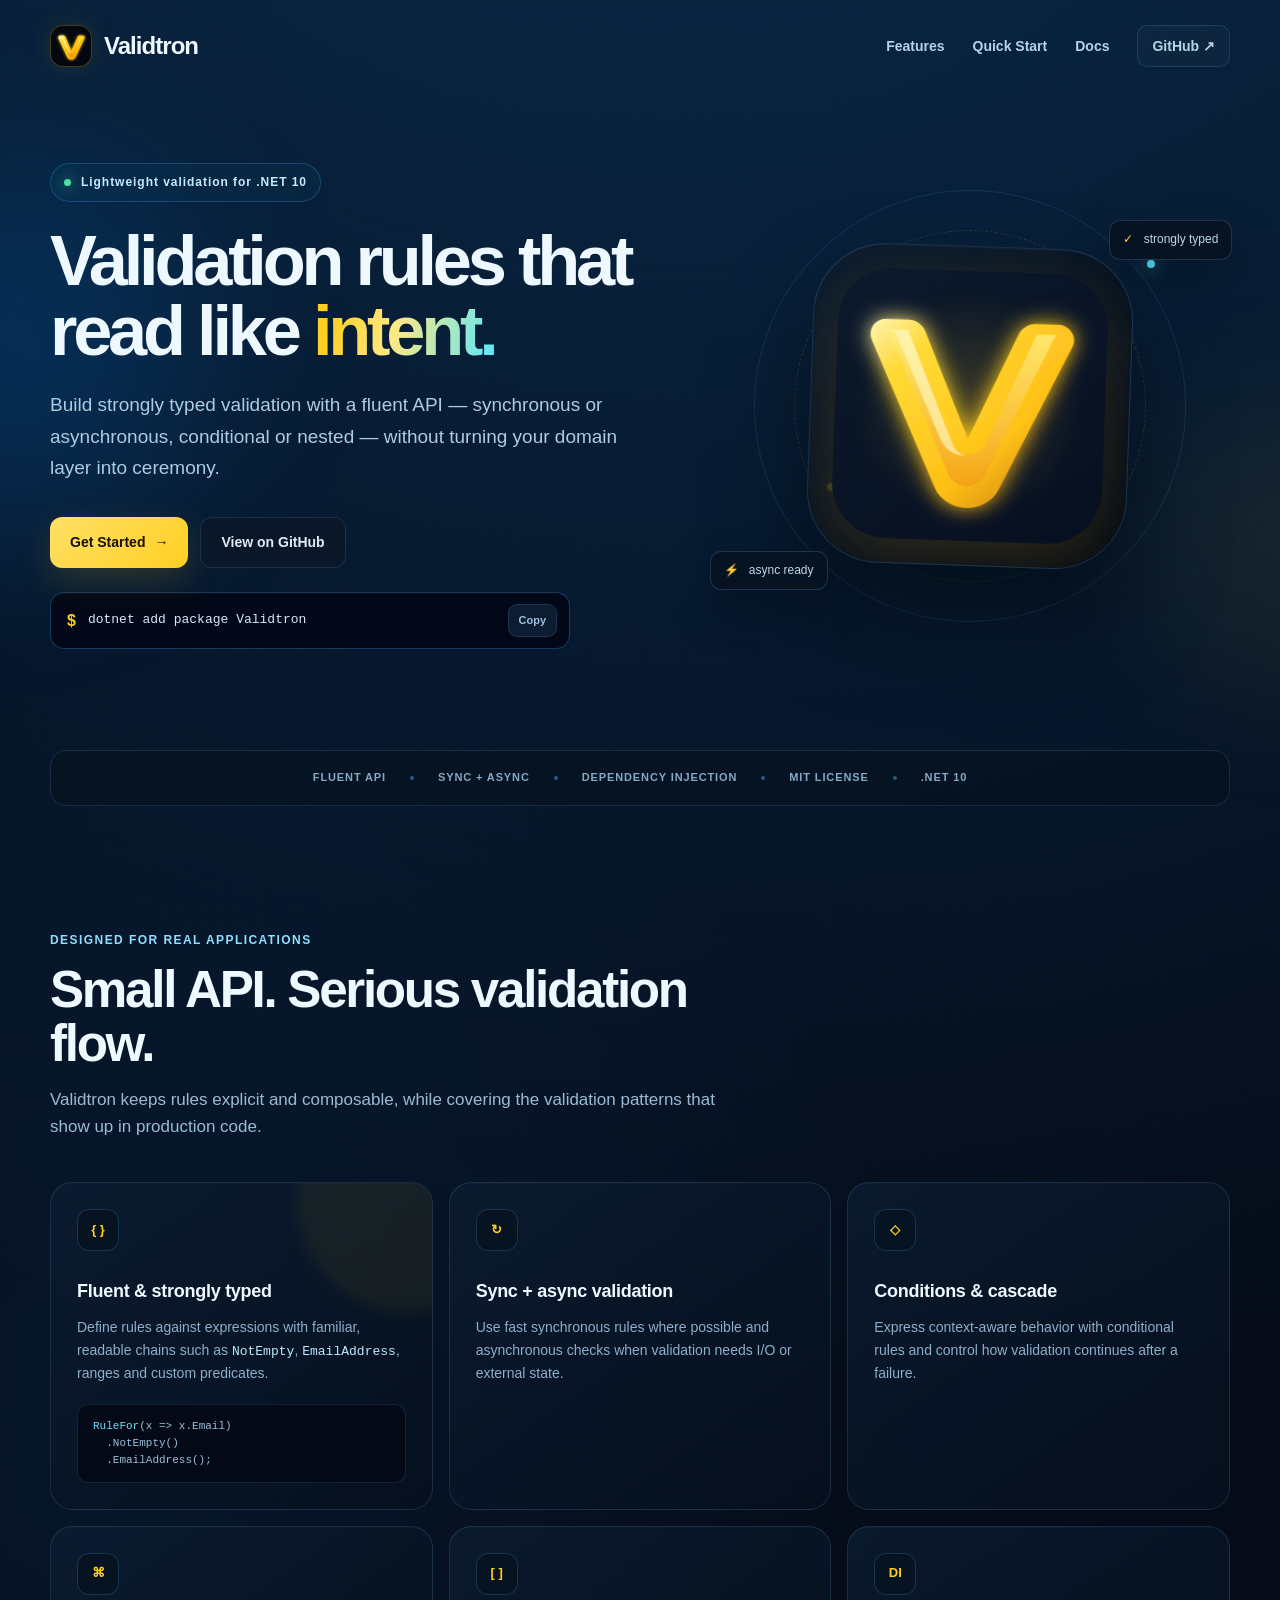
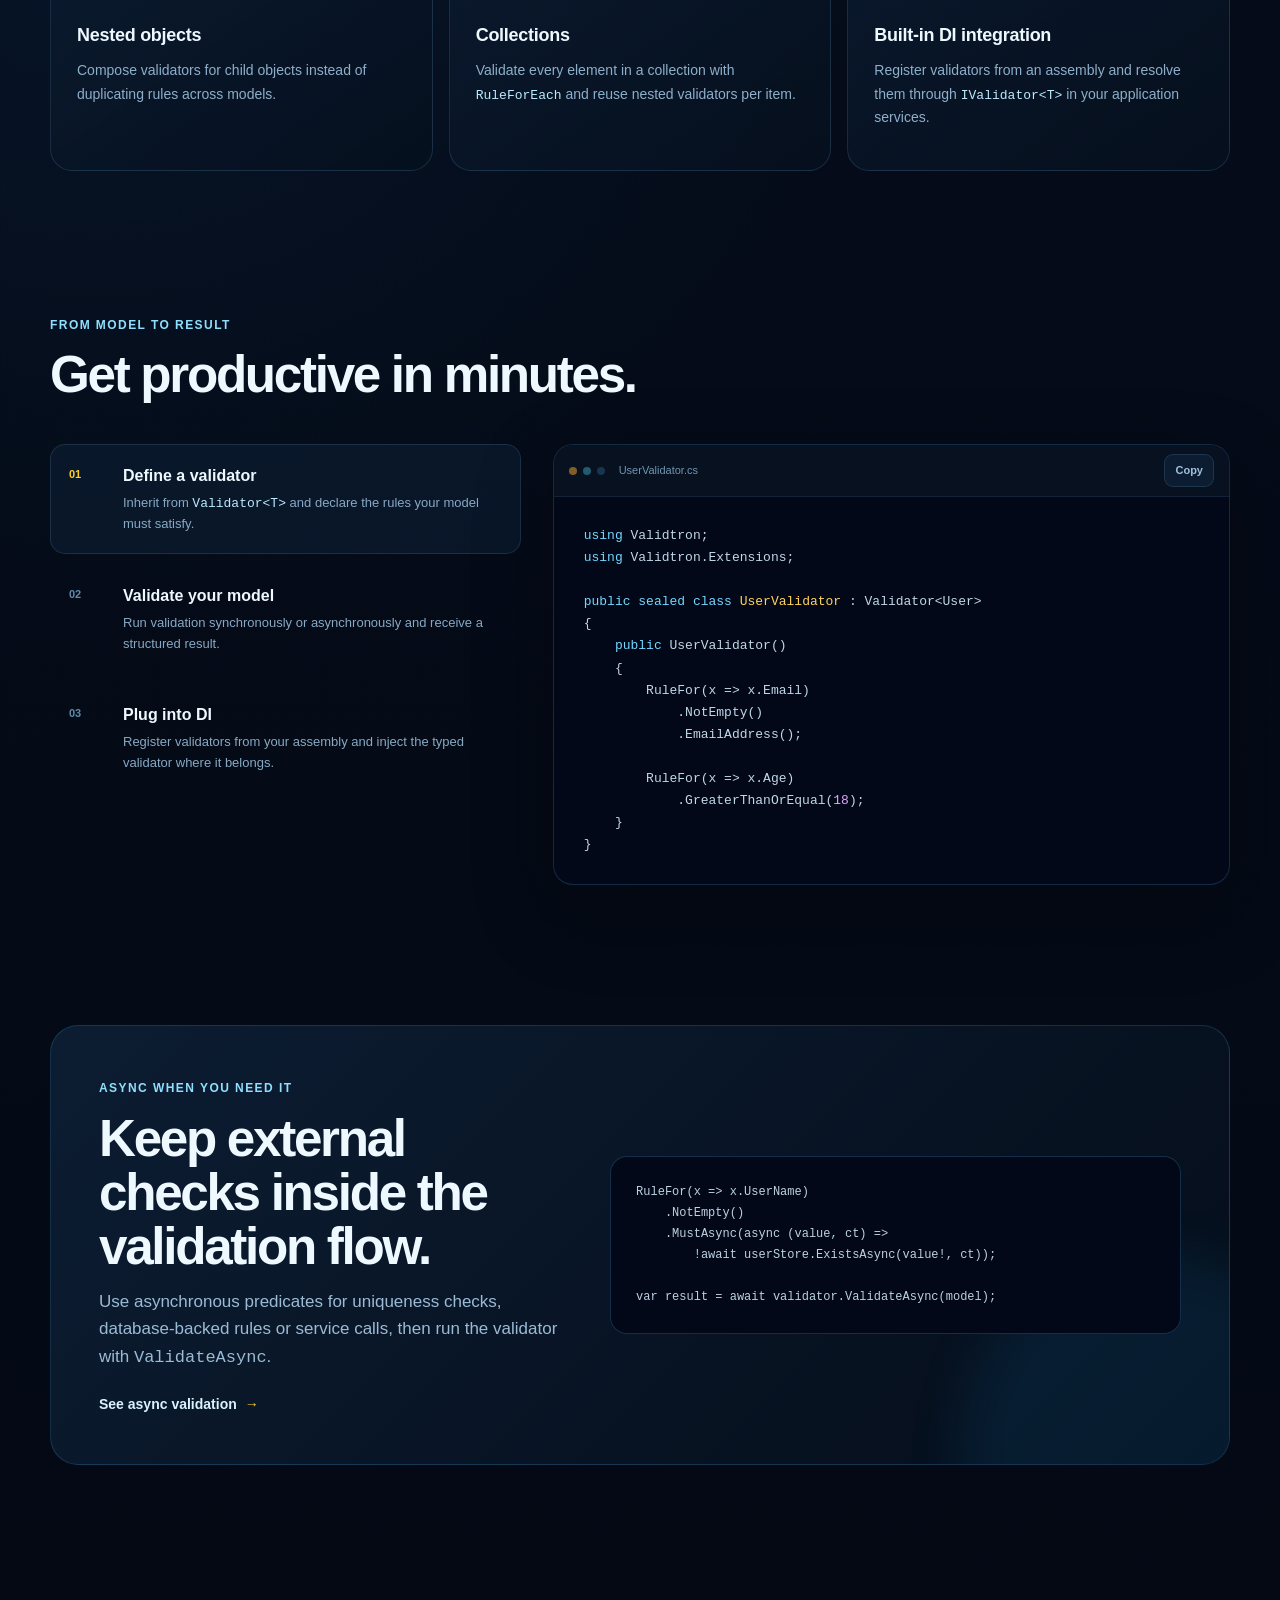
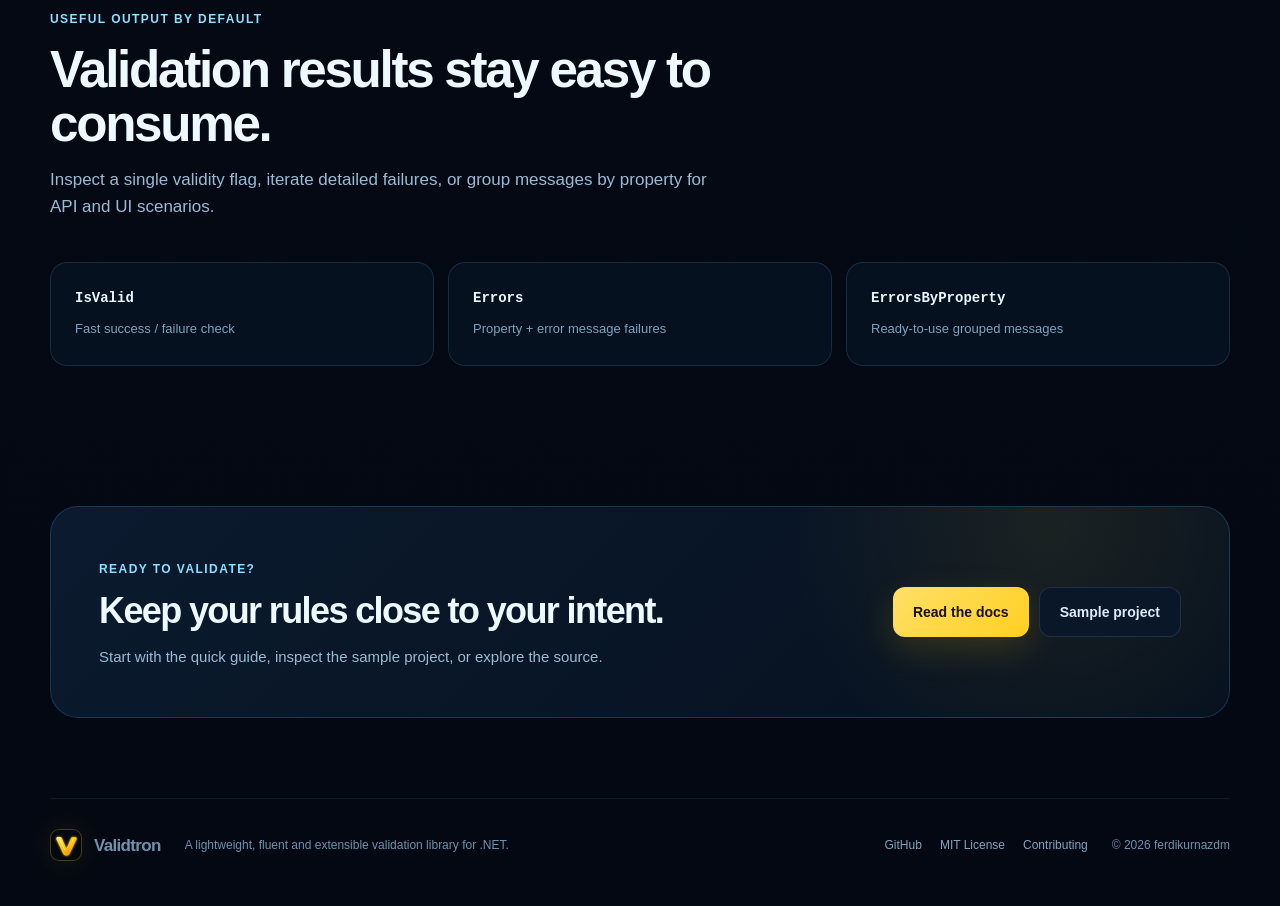
<file: docs/index.html>
<!DOCTYPE html>
<html lang="en">
<head>
  <meta charset="UTF-8">
  <meta name="viewport" content="width=device-width, initial-scale=1.0">
  <meta name="description" content="Validtron is a lightweight, fluent and extensible validation library for modern .NET applications.">
  <meta name="theme-color" content="#050b18">
  <title>Validtron — Fluent validation for modern .NET</title>
  <link rel="icon" href="assets/images/validtron-mark.svg" type="image/svg+xml">
  <link rel="stylesheet" href="assets/css/style.css">
</head>
<body>
  <div class="ambient ambient-one"></div>
  <div class="ambient ambient-two"></div>

  <header class="nav shell" data-nav>
    <a class="brand" href="./" aria-label="Validtron home">
      <span class="brand-mark"><img src="assets/images/validtron-mark.svg" alt=""></span>
      <span>Validtron</span>
    </a>

    <button class="nav-toggle" type="button" aria-label="Open navigation" aria-expanded="false" data-nav-toggle>
      <span></span><span></span><span></span>
    </button>

    <nav data-nav-menu>
      <a href="#features">Features</a>
      <a href="#quick-start">Quick Start</a>
      <a href="guide/quick-start.html">Docs</a>
      <a class="github-link" href="https://github.com/ferdikurnazdm/Validtron" target="_blank" rel="noreferrer">GitHub <span aria-hidden="true">↗</span></a>
    </nav>
  </header>

  <main>
    <section class="hero shell">
      <div class="hero-copy reveal">
        <div class="eyebrow"><span class="status-dot"></span> Lightweight validation for .NET 10</div>
        <h1>Validation rules that read like <span>intent.</span></h1>
        <p class="hero-lead">Build strongly typed validation with a fluent API — synchronous or asynchronous, conditional or nested — without turning your domain layer into ceremony.</p>

        <div class="hero-actions">
          <a class="btn primary" href="guide/quick-start.html">Get Started <span aria-hidden="true">→</span></a>
          <a class="btn secondary" href="https://github.com/ferdikurnazdm/Validtron" target="_blank" rel="noreferrer">View on GitHub</a>
        </div>

        <div class="install-command" role="group" aria-label="Install Validtron">
          <div>
            <span class="terminal-prompt">$</span>
            <code>dotnet add package Validtron</code>
          </div>
          <button class="copy-btn" type="button" data-copy="dotnet add package Validtron" aria-label="Copy install command">Copy</button>
        </div>
      </div>

      <div class="hero-visual reveal delay-1" aria-hidden="true">
        <div class="logo-orbit orbit-one"></div>
        <div class="logo-orbit orbit-two"></div>
        <div class="logo-stage">
          <img class="hero-logo" src="https://raw.githubusercontent.com/ferdikurnazdm/Validtron/main/logo.png" onerror="this.onerror=null;this.src='assets/images/validtron-mark.svg';" alt="">
        </div>
        <div class="floating-chip chip-top"><span>✓</span> strongly typed</div>
        <div class="floating-chip chip-bottom"><span>⚡</span> async ready</div>
      </div>
    </section>

    <section class="trust-strip shell reveal" aria-label="Project attributes">
      <span>Fluent API</span><i></i><span>Sync + Async</span><i></i><span>Dependency Injection</span><i></i><span>MIT License</span><i></i><span>.NET 10</span>
    </section>

    <section id="features" class="section shell">
      <div class="section-heading reveal">
        <span class="kicker">Designed for real applications</span>
        <h2>Small API. Serious validation flow.</h2>
        <p>Validtron keeps rules explicit and composable, while covering the validation patterns that show up in production code.</p>
      </div>

      <div class="feature-grid">
        <article class="feature-card featured reveal">
          <div class="feature-icon">{ }</div>
          <h3>Fluent & strongly typed</h3>
          <p>Define rules against expressions with familiar, readable chains such as <code>NotEmpty</code>, <code>EmailAddress</code>, ranges and custom predicates.</p>
          <div class="mini-code"><span>RuleFor</span>(x =&gt; x.Email)<br>&nbsp;&nbsp;.NotEmpty()<br>&nbsp;&nbsp;.EmailAddress();</div>
        </article>

        <article class="feature-card reveal delay-1">
          <div class="feature-icon">↻</div>
          <h3>Sync + async validation</h3>
          <p>Use fast synchronous rules where possible and asynchronous checks when validation needs I/O or external state.</p>
        </article>

        <article class="feature-card reveal delay-2">
          <div class="feature-icon">◇</div>
          <h3>Conditions & cascade</h3>
          <p>Express context-aware behavior with conditional rules and control how validation continues after a failure.</p>
        </article>

        <article class="feature-card reveal">
          <div class="feature-icon">⌘</div>
          <h3>Nested objects</h3>
          <p>Compose validators for child objects instead of duplicating rules across models.</p>
        </article>

        <article class="feature-card reveal delay-1">
          <div class="feature-icon">[ ]</div>
          <h3>Collections</h3>
          <p>Validate every element in a collection with <code>RuleForEach</code> and reuse nested validators per item.</p>
        </article>

        <article class="feature-card reveal delay-2">
          <div class="feature-icon">DI</div>
          <h3>Built-in DI integration</h3>
          <p>Register validators from an assembly and resolve them through <code>IValidator&lt;T&gt;</code> in your application services.</p>
        </article>
      </div>
    </section>

    <section id="quick-start" class="section shell quick-start">
      <div class="section-heading reveal">
        <span class="kicker">From model to result</span>
        <h2>Get productive in minutes.</h2>
      </div>

      <div class="quick-grid">
        <div class="steps reveal">
          <article class="step active" data-code-tab="define">
            <span>01</span>
            <div><h3>Define a validator</h3><p>Inherit from <code>Validator&lt;T&gt;</code> and declare the rules your model must satisfy.</p></div>
          </article>
          <article class="step" data-code-tab="validate">
            <span>02</span>
            <div><h3>Validate your model</h3><p>Run validation synchronously or asynchronously and receive a structured result.</p></div>
          </article>
          <article class="step" data-code-tab="inject">
            <span>03</span>
            <div><h3>Plug into DI</h3><p>Register validators from your assembly and inject the typed validator where it belongs.</p></div>
          </article>
        </div>

        <div class="code-window reveal delay-1">
          <div class="code-toolbar">
            <div class="window-dots"><span></span><span></span><span></span></div>
            <span class="code-file" data-code-file>UserValidator.cs</span>
            <button class="copy-icon" type="button" data-copy-target="active-code" aria-label="Copy code">Copy</button>
          </div>
          <pre class="code-panel active" data-code-panel="define" id="active-code"><code><span class="kw">using</span> Validtron;
<span class="kw">using</span> Validtron.Extensions;

<span class="kw">public sealed class</span> <span class="type">UserValidator</span> : Validator&lt;User&gt;
{
    <span class="kw">public</span> UserValidator()
    {
        RuleFor(x =&gt; x.Email)
            .NotEmpty()
            .EmailAddress();

        RuleFor(x =&gt; x.Age)
            .GreaterThanOrEqual(<span class="num">18</span>);
    }
}</code></pre>
          <pre class="code-panel" data-code-panel="validate"><code><span class="kw">var</span> validator = <span class="kw">new</span> UserValidator();
<span class="kw">var</span> result = validator.Validate(user);

<span class="kw">if</span> (!result.IsValid)
{
    <span class="kw">foreach</span> (<span class="kw">var</span> error <span class="kw">in</span> result.Errors)
    {
        Console.WriteLine(
            <span class="str">$"{error.PropertyName}: {error.ErrorMessage}"</span>);
    }
}</code></pre>
          <pre class="code-panel" data-code-panel="inject"><code><span class="kw">using</span> Validtron.DependencyInjection;

services.AddValidtron(
    <span class="kw">typeof</span>(Program).Assembly);

<span class="comment">// Resolve IValidator&lt;User&gt; through DI</span>
<span class="kw">public sealed class</span> <span class="type">UserService</span>(
    IValidator&lt;User&gt; validator)
{
    <span class="comment">// ...</span>
}</code></pre>
        </div>
      </div>
    </section>

    <section class="section shell async-section">
      <div class="async-card reveal">
        <div class="async-copy">
          <span class="kicker">Async when you need it</span>
          <h2>Keep external checks inside the validation flow.</h2>
          <p>Use asynchronous predicates for uniqueness checks, database-backed rules or service calls, then run the validator with <code>ValidateAsync</code>.</p>
          <a class="text-link" href="guide/quick-start.html#async">See async validation <span>→</span></a>
        </div>
        <div class="async-code">
          <pre><code>RuleFor(x =&gt; x.UserName)
    .NotEmpty()
    .MustAsync(async (value, ct) =&gt;
        !await userStore.ExistsAsync(value!, ct));

var result = await validator.ValidateAsync(model);</code></pre>
        </div>
      </div>
    </section>

    <section class="section shell result-section">
      <div class="section-heading reveal">
        <span class="kicker">Useful output by default</span>
        <h2>Validation results stay easy to consume.</h2>
        <p>Inspect a single validity flag, iterate detailed failures, or group messages by property for API and UI scenarios.</p>
      </div>
      <div class="result-grid reveal delay-1">
        <div class="result-card"><strong>IsValid</strong><span>Fast success / failure check</span></div>
        <div class="result-card"><strong>Errors</strong><span>Property + error message failures</span></div>
        <div class="result-card"><strong>ErrorsByProperty</strong><span>Ready-to-use grouped messages</span></div>
      </div>
    </section>

    <section class="cta shell reveal">
      <div>
        <span class="kicker">Ready to validate?</span>
        <h2>Keep your rules close to your intent.</h2>
        <p>Start with the quick guide, inspect the sample project, or explore the source.</p>
      </div>
      <div class="cta-actions">
        <a class="btn primary" href="guide/quick-start.html">Read the docs</a>
        <a class="btn secondary" href="https://github.com/ferdikurnazdm/Validtron/tree/main/sample/Validtron.Sample" target="_blank" rel="noreferrer">Sample project</a>
      </div>
    </section>
  </main>

  <footer class="footer shell">
    <a class="brand footer-brand" href="./"><span class="brand-mark"><img src="assets/images/validtron-mark.svg" alt=""></span><span>Validtron</span></a>
    <p>A lightweight, fluent and extensible validation library for .NET.</p>
    <div class="footer-links">
      <a href="https://github.com/ferdikurnazdm/Validtron" target="_blank" rel="noreferrer">GitHub</a>
      <a href="https://github.com/ferdikurnazdm/Validtron/blob/main/LICENSE" target="_blank" rel="noreferrer">MIT License</a>
      <a href="https://github.com/ferdikurnazdm/Validtron/blob/main/CONTRIBUTING.md" target="_blank" rel="noreferrer">Contributing</a>
    </div>
    <span class="copyright">© 2026 ferdikurnazdm</span>
  </footer>

  <script src="assets/js/main.js"></script>
</body>
</html>
</file>
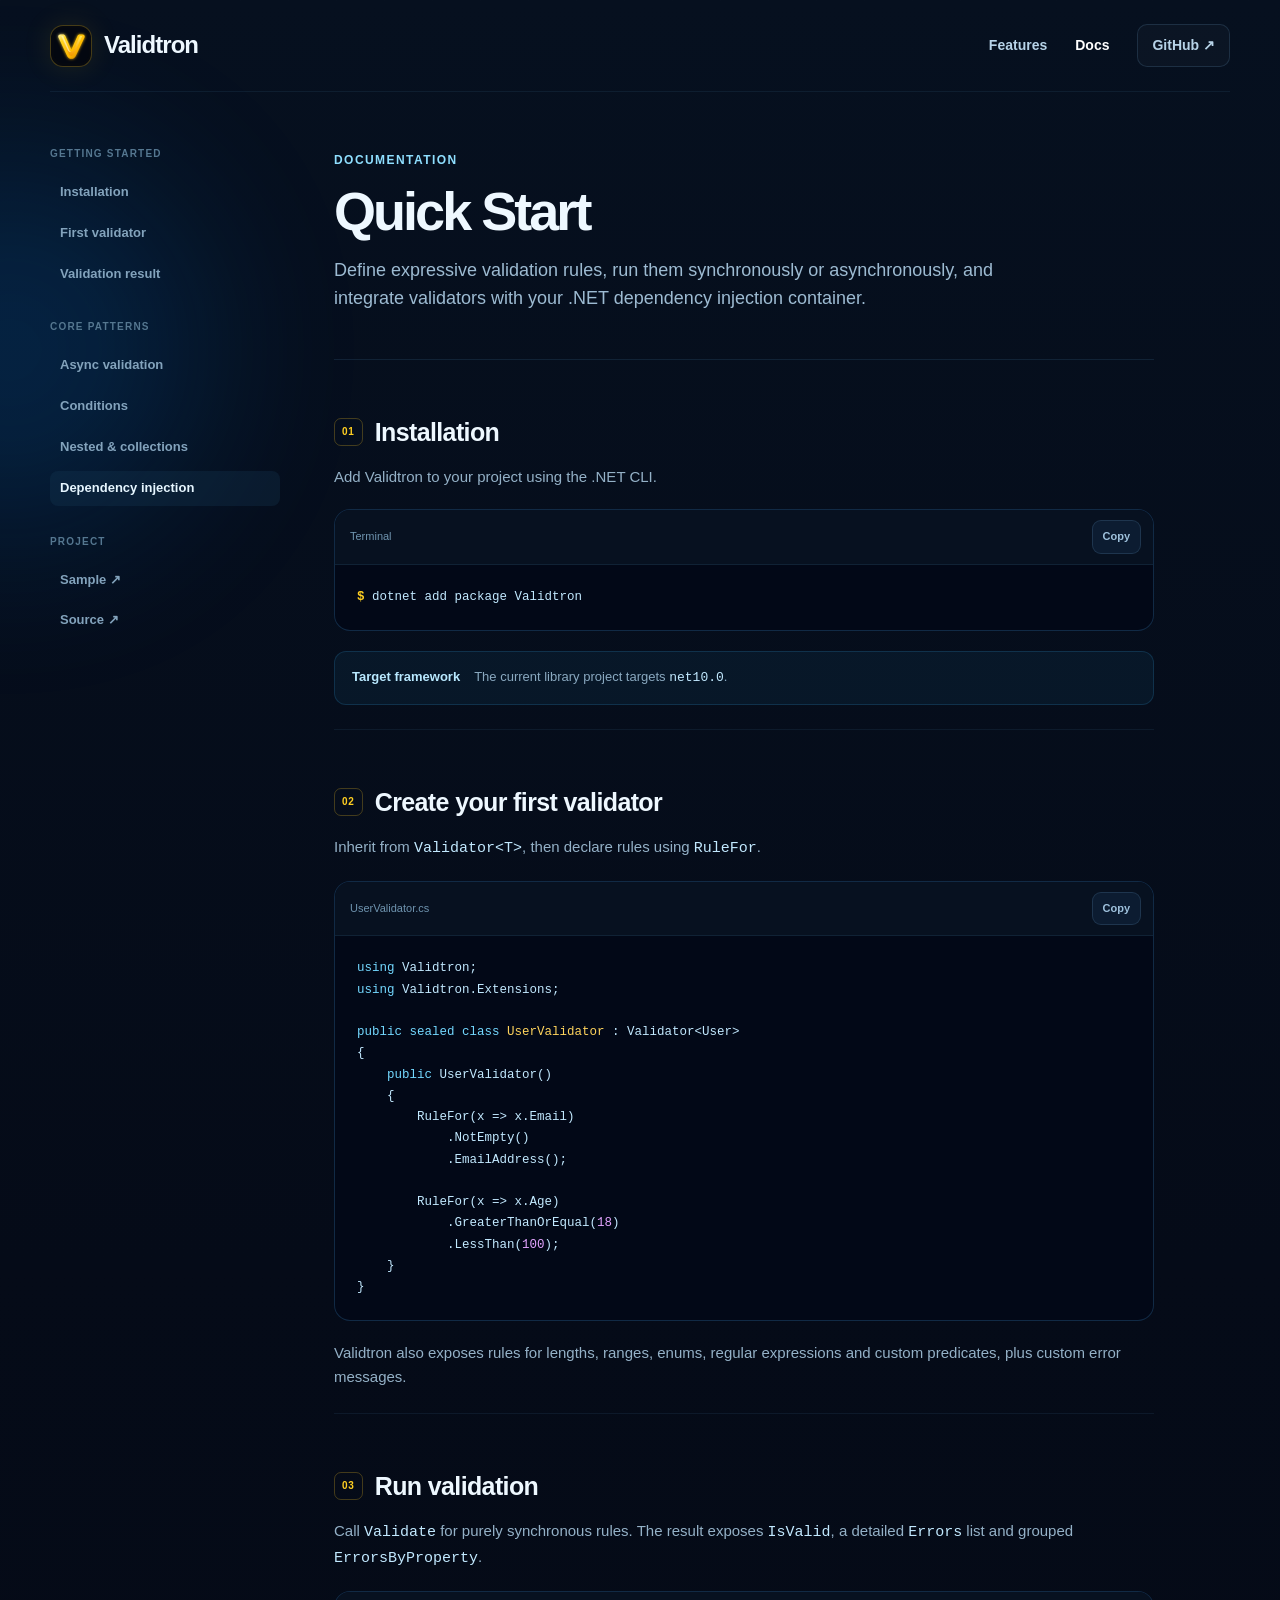
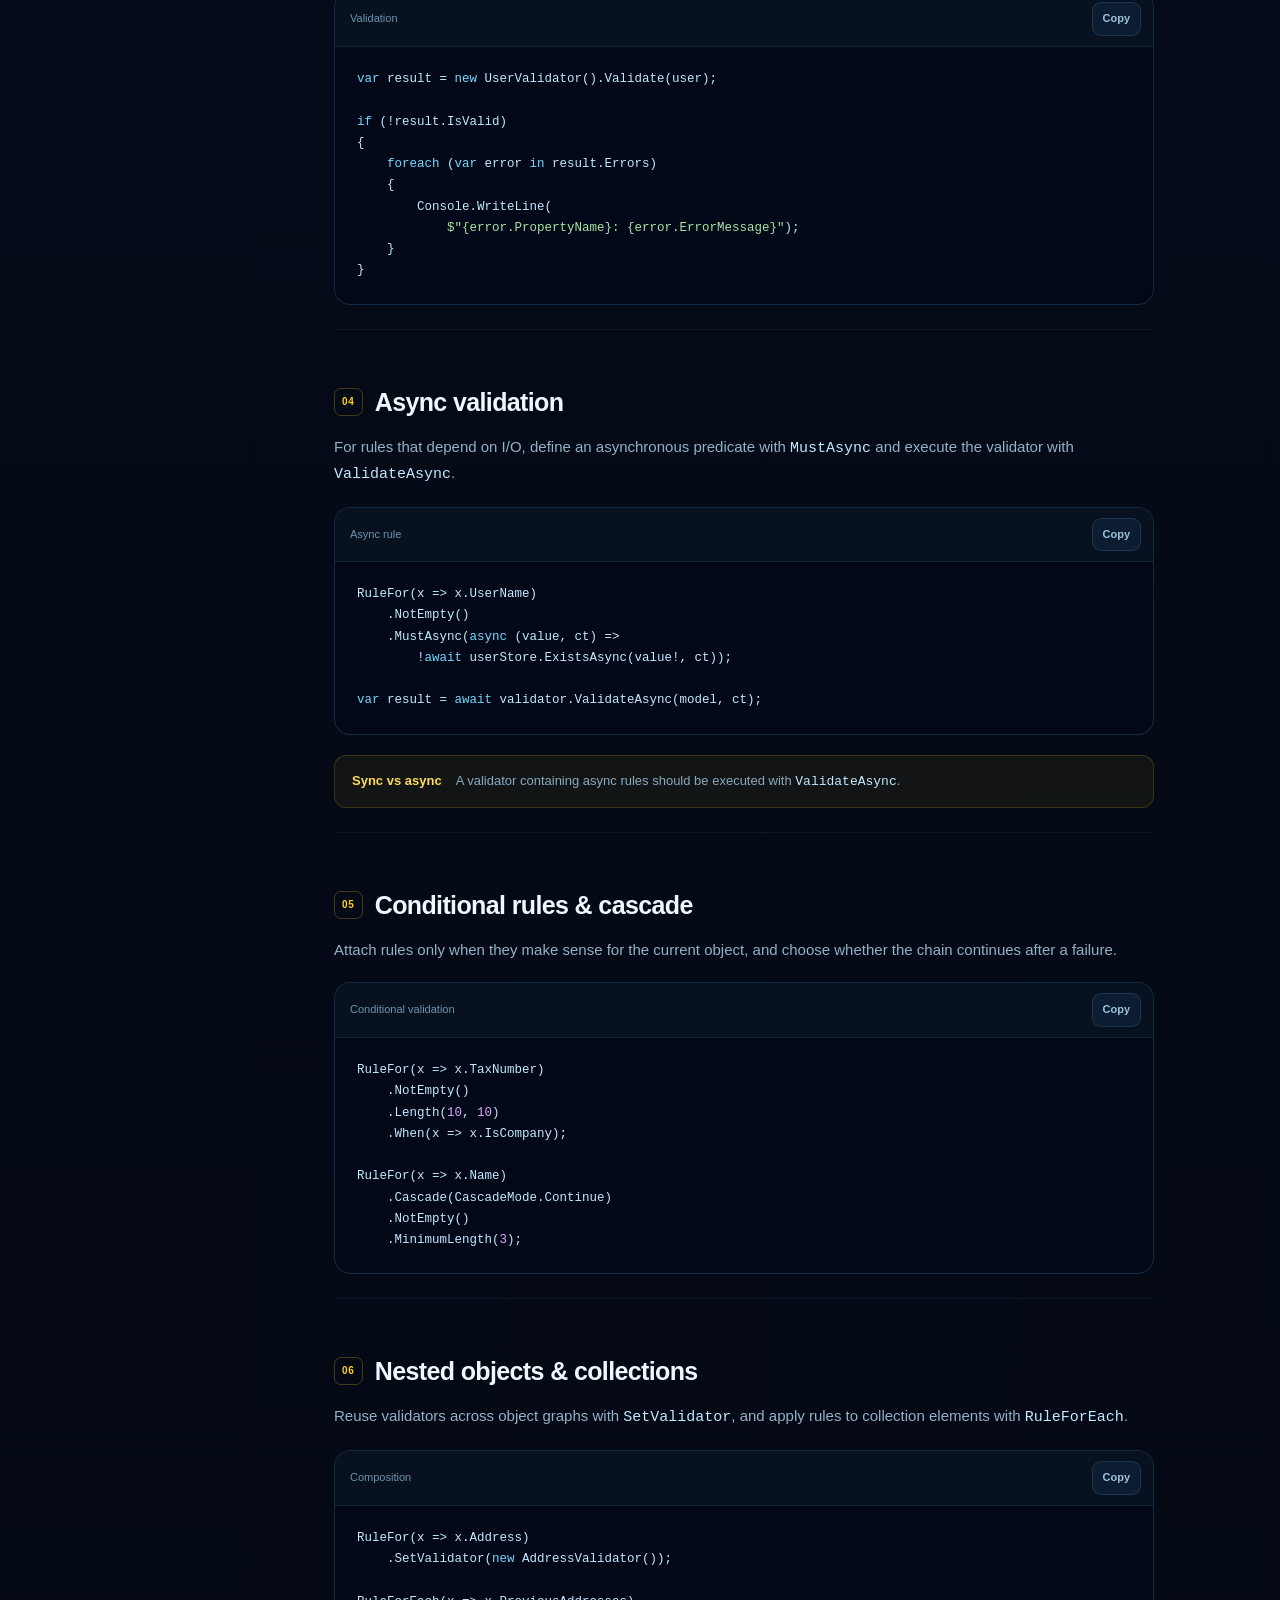
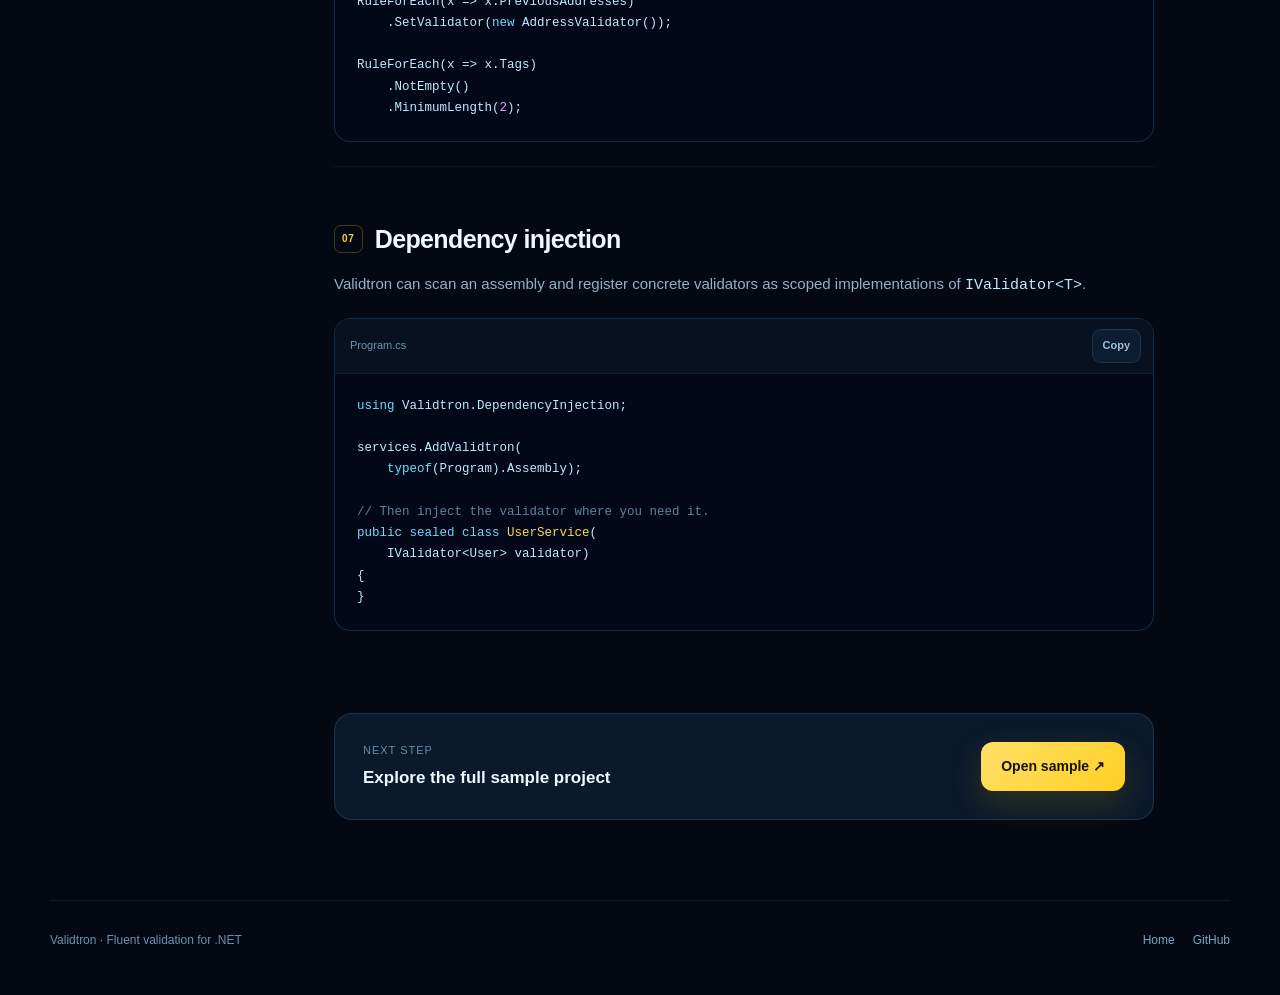
<file: docs/guide/quick-start.html>
<!DOCTYPE html>
<html lang="en">
<head>
  <meta charset="UTF-8">
  <meta name="viewport" content="width=device-width, initial-scale=1.0">
  <meta name="description" content="Quick start guide for Validtron, a fluent validation library for .NET.">
  <meta name="theme-color" content="#050b18">
  <title>Quick Start — Validtron</title>
  <link rel="icon" href="../assets/images/validtron-mark.svg" type="image/svg+xml">
  <link rel="stylesheet" href="../assets/css/style.css">
</head>
<body class="docs-body">
  <div class="ambient ambient-one"></div>
  <header class="nav shell docs-nav">
    <a class="brand" href="../index.html" aria-label="Validtron home">
      <span class="brand-mark"><img src="../assets/images/validtron-mark.svg" alt=""></span>
      <span>Validtron</span>
    </a>
    <nav>
      <a href="../index.html#features">Features</a>
      <a class="active" href="quick-start.html">Docs</a>
      <a class="github-link" href="https://github.com/ferdikurnazdm/Validtron" target="_blank" rel="noreferrer">GitHub <span aria-hidden="true">↗</span></a>
    </nav>
  </header>

  <main class="docs-layout shell">
    <aside class="docs-sidebar">
      <span class="sidebar-label">Getting started</span>
      <a class="active" href="#installation">Installation</a>
      <a href="#first-validator">First validator</a>
      <a href="#validation-result">Validation result</a>
      <span class="sidebar-label">Core patterns</span>
      <a href="#async">Async validation</a>
      <a href="#conditions">Conditions</a>
      <a href="#nested">Nested & collections</a>
      <a href="#dependency-injection">Dependency injection</a>
      <span class="sidebar-label">Project</span>
      <a href="https://github.com/ferdikurnazdm/Validtron/tree/main/sample/Validtron.Sample" target="_blank" rel="noreferrer">Sample ↗</a>
      <a href="https://github.com/ferdikurnazdm/Validtron" target="_blank" rel="noreferrer">Source ↗</a>
    </aside>

    <article class="docs-content">
      <div class="docs-hero">
        <span class="kicker">Documentation</span>
        <h1>Quick Start</h1>
        <p>Define expressive validation rules, run them synchronously or asynchronously, and integrate validators with your .NET dependency injection container.</p>
      </div>

      <section id="installation" class="docs-section">
        <h2><span>01</span> Installation</h2>
        <p>Add Validtron to your project using the .NET CLI.</p>
        <div class="doc-code"><div class="doc-code-head"><span>Terminal</span><button type="button" data-copy="dotnet add package Validtron">Copy</button></div><pre><code><span class="terminal-prompt">$</span> dotnet add package Validtron</code></pre></div>
        <div class="callout"><strong>Target framework</strong><span>The current library project targets <code>net10.0</code>.</span></div>
      </section>

      <section id="first-validator" class="docs-section">
        <h2><span>02</span> Create your first validator</h2>
        <p>Inherit from <code>Validator&lt;T&gt;</code>, then declare rules using <code>RuleFor</code>.</p>
        <div class="doc-code"><div class="doc-code-head"><span>UserValidator.cs</span><button type="button" data-copy-target="validator-example">Copy</button></div><pre id="validator-example"><code><span class="kw">using</span> Validtron;
<span class="kw">using</span> Validtron.Extensions;

<span class="kw">public sealed class</span> <span class="type">UserValidator</span> : Validator&lt;User&gt;
{
    <span class="kw">public</span> UserValidator()
    {
        RuleFor(x =&gt; x.Email)
            .NotEmpty()
            .EmailAddress();

        RuleFor(x =&gt; x.Age)
            .GreaterThanOrEqual(<span class="num">18</span>)
            .LessThan(<span class="num">100</span>);
    }
}</code></pre></div>
        <p>Validtron also exposes rules for lengths, ranges, enums, regular expressions and custom predicates, plus custom error messages.</p>
      </section>

      <section id="validation-result" class="docs-section">
        <h2><span>03</span> Run validation</h2>
        <p>Call <code>Validate</code> for purely synchronous rules. The result exposes <code>IsValid</code>, a detailed <code>Errors</code> list and grouped <code>ErrorsByProperty</code>.</p>
        <div class="doc-code"><div class="doc-code-head"><span>Validation</span><button type="button" data-copy-target="result-example">Copy</button></div><pre id="result-example"><code><span class="kw">var</span> result = <span class="kw">new</span> UserValidator().Validate(user);

<span class="kw">if</span> (!result.IsValid)
{
    <span class="kw">foreach</span> (<span class="kw">var</span> error <span class="kw">in</span> result.Errors)
    {
        Console.WriteLine(
            <span class="str">$"{error.PropertyName}: {error.ErrorMessage}"</span>);
    }
}</code></pre></div>
      </section>

      <section id="async" class="docs-section">
        <h2><span>04</span> Async validation</h2>
        <p>For rules that depend on I/O, define an asynchronous predicate with <code>MustAsync</code> and execute the validator with <code>ValidateAsync</code>.</p>
        <div class="doc-code"><div class="doc-code-head"><span>Async rule</span><button type="button" data-copy-target="async-example">Copy</button></div><pre id="async-example"><code>RuleFor(x =&gt; x.UserName)
    .NotEmpty()
    .MustAsync(<span class="kw">async</span> (value, ct) =&gt;
        !<span class="kw">await</span> userStore.ExistsAsync(value!, ct));

<span class="kw">var</span> result = <span class="kw">await</span> validator.ValidateAsync(model, ct);</code></pre></div>
        <div class="callout warn"><strong>Sync vs async</strong><span>A validator containing async rules should be executed with <code>ValidateAsync</code>.</span></div>
      </section>

      <section id="conditions" class="docs-section">
        <h2><span>05</span> Conditional rules & cascade</h2>
        <p>Attach rules only when they make sense for the current object, and choose whether the chain continues after a failure.</p>
        <div class="doc-code"><div class="doc-code-head"><span>Conditional validation</span><button type="button" data-copy-target="condition-example">Copy</button></div><pre id="condition-example"><code>RuleFor(x =&gt; x.TaxNumber)
    .NotEmpty()
    .Length(<span class="num">10</span>, <span class="num">10</span>)
    .When(x =&gt; x.IsCompany);

RuleFor(x =&gt; x.Name)
    .Cascade(CascadeMode.Continue)
    .NotEmpty()
    .MinimumLength(<span class="num">3</span>);</code></pre></div>
      </section>

      <section id="nested" class="docs-section">
        <h2><span>06</span> Nested objects & collections</h2>
        <p>Reuse validators across object graphs with <code>SetValidator</code>, and apply rules to collection elements with <code>RuleForEach</code>.</p>
        <div class="doc-code"><div class="doc-code-head"><span>Composition</span><button type="button" data-copy-target="nested-example">Copy</button></div><pre id="nested-example"><code>RuleFor(x =&gt; x.Address)
    .SetValidator(<span class="kw">new</span> AddressValidator());

RuleForEach(x =&gt; x.PreviousAddresses)
    .SetValidator(<span class="kw">new</span> AddressValidator());

RuleForEach(x =&gt; x.Tags)
    .NotEmpty()
    .MinimumLength(<span class="num">2</span>);</code></pre></div>
      </section>

      <section id="dependency-injection" class="docs-section">
        <h2><span>07</span> Dependency injection</h2>
        <p>Validtron can scan an assembly and register concrete validators as scoped implementations of <code>IValidator&lt;T&gt;</code>.</p>
        <div class="doc-code"><div class="doc-code-head"><span>Program.cs</span><button type="button" data-copy-target="di-example">Copy</button></div><pre id="di-example"><code><span class="kw">using</span> Validtron.DependencyInjection;

services.AddValidtron(
    <span class="kw">typeof</span>(Program).Assembly);

<span class="comment">// Then inject the validator where you need it.</span>
<span class="kw">public sealed class</span> <span class="type">UserService</span>(
    IValidator&lt;User&gt; validator)
{
}</code></pre></div>
      </section>

      <div class="docs-next">
        <div><span>Next step</span><strong>Explore the full sample project</strong></div>
        <a class="btn primary" href="https://github.com/ferdikurnazdm/Validtron/tree/main/sample/Validtron.Sample" target="_blank" rel="noreferrer">Open sample ↗</a>
      </div>
    </article>
  </main>

  <footer class="footer shell docs-footer">
    <p>Validtron · Fluent validation for .NET</p>
    <div class="footer-links"><a href="../index.html">Home</a><a href="https://github.com/ferdikurnazdm/Validtron" target="_blank" rel="noreferrer">GitHub</a></div>
  </footer>

  <script src="../assets/js/main.js"></script>
</body>
</html>
</file>
<file: docs/assets/css/style.css>
:root{
  --bg:#050b18;
  --bg-soft:#081223;
  --surface:rgba(10,23,42,.78);
  --surface-strong:#0b1628;
  --border:rgba(48,103,153,.42);
  --border-soft:rgba(111,164,211,.18);
  --text:#eef8ff;
  --muted:#9bbbd5;
  --muted-2:#6f91ad;
  --blue:#24b7ff;
  --cyan:#55e7ff;
  --gold:#ffcf22;
  --gold-2:#ff9f0a;
  --green:#47e6a0;
  --radius:22px;
  --shadow:0 28px 80px rgba(0,0,0,.28);
}

*{box-sizing:border-box}
html{scroll-behavior:smooth;scroll-padding-top:96px}
body{
  margin:0;
  min-height:100vh;
  color:var(--text);
  background:
    radial-gradient(circle at 52% -15%,rgba(14,86,148,.42),transparent 42%),
    radial-gradient(circle at 8% 35%,rgba(14,86,148,.14),transparent 28%),
    linear-gradient(180deg,#06101f 0%,var(--bg) 42%,#030812 100%);
  font-family:Inter,ui-sans-serif,-apple-system,BlinkMacSystemFont,"Segoe UI",sans-serif;
  line-height:1.6;
  overflow-x:hidden;
}
body:before{
  content:"";
  position:fixed;
  inset:0;
  pointer-events:none;
  opacity:.22;
  background-image:linear-gradient(rgba(255,255,255,.018) 1px,transparent 1px),linear-gradient(90deg,rgba(255,255,255,.018) 1px,transparent 1px);
  background-size:48px 48px;
  mask-image:linear-gradient(to bottom,black,transparent 78%);
}
::selection{background:rgba(255,207,34,.25);color:#fff}
a{color:inherit}
button,input{font:inherit}
code,pre{font-family:"SFMono-Regular",Consolas,"Liberation Mono",Menlo,monospace}
.shell{width:min(1180px,calc(100% - 48px));margin-inline:auto;position:relative;z-index:2}

.ambient{position:absolute;border-radius:999px;filter:blur(90px);pointer-events:none;z-index:0;opacity:.17}
.ambient-one{width:380px;height:380px;background:#008cff;top:160px;left:-180px}
.ambient-two{width:260px;height:260px;background:#ffc928;top:420px;right:-150px;opacity:.09}

.nav{height:92px;display:flex;align-items:center;justify-content:space-between;gap:24px}
.brand{display:inline-flex;align-items:center;gap:12px;text-decoration:none;font-size:24px;font-weight:780;letter-spacing:-.04em}
.brand-mark{display:grid;place-items:center;width:42px;height:42px;border-radius:13px;background:#05080f;border:1px solid rgba(255,210,46,.26);box-shadow:0 0 30px rgba(255,196,0,.11)}
.brand-mark img{width:35px;height:35px;object-fit:contain;border-radius:9px}
.nav nav{display:flex;align-items:center;gap:28px}
.nav nav a{font-size:14px;font-weight:650;color:#b7d3e8;text-decoration:none;transition:.2s ease}
.nav nav a:hover,.nav nav a.active{color:#fff}
.github-link{border:1px solid var(--border-soft);padding:9px 14px;border-radius:10px;background:rgba(255,255,255,.025)}
.nav-toggle{display:none;background:none;border:0;padding:8px;cursor:pointer}
.nav-toggle span{display:block;width:24px;height:2px;background:#d7edff;margin:5px;border-radius:9px}

.hero{min-height:650px;display:grid;grid-template-columns:1.08fr .92fr;align-items:center;gap:50px;padding-top:54px;padding-bottom:84px}
.eyebrow,.kicker{font-size:12px;font-weight:800;letter-spacing:.12em;text-transform:uppercase;color:#8fdfff}
.eyebrow{display:inline-flex;align-items:center;gap:10px;padding:9px 13px;border:1px solid rgba(64,177,239,.25);background:rgba(21,99,145,.09);border-radius:999px;letter-spacing:.08em;text-transform:none;font-size:12px;color:#c6ebff}
.status-dot{width:7px;height:7px;border-radius:50%;background:var(--green);box-shadow:0 0 16px var(--green)}
.hero h1{font-size:clamp(46px,5.5vw,76px);line-height:.99;letter-spacing:-.06em;margin:24px 0 24px;max-width:760px}
.hero h1 span{background:linear-gradient(105deg,var(--gold) 12%,#ffe983 45%,var(--cyan) 100%);-webkit-background-clip:text;background-clip:text;color:transparent}
.hero-lead{font-size:19px;color:#adcbe1;max-width:700px;margin:0;line-height:1.65}
.hero-actions{display:flex;gap:12px;flex-wrap:wrap;margin:34px 0 24px}
.btn{display:inline-flex;align-items:center;justify-content:center;gap:9px;padding:13px 20px;border-radius:12px;text-decoration:none;font-weight:750;font-size:14px;transition:transform .2s ease,border-color .2s ease,box-shadow .2s ease}
.btn:hover{transform:translateY(-2px)}
.btn.primary{color:#161100;background:linear-gradient(135deg,#ffe067,var(--gold));box-shadow:0 12px 35px rgba(255,190,0,.16)}
.btn.secondary{color:#ddecf8;border:1px solid var(--border-soft);background:#0a1729}
.btn.secondary:hover{border-color:rgba(92,181,236,.4)}
.install-command{display:flex;align-items:center;justify-content:space-between;gap:14px;width:min(100%,520px);padding:11px 12px 11px 16px;background:#020817;border:1px solid rgba(46,117,174,.46);border-radius:14px;box-shadow:inset 0 1px rgba(255,255,255,.02)}
.install-command>div{display:flex;align-items:center;gap:12px;min-width:0;overflow:auto}
.install-command code{font-size:13px;white-space:nowrap;color:#d7e9f8}
.terminal-prompt{color:var(--gold);font-weight:800}
.copy-btn,.copy-icon,.doc-code-head button{border:1px solid var(--border-soft);background:#0c1c31;color:#9fc2dd;border-radius:9px;padding:7px 10px;font-size:11px;font-weight:750;cursor:pointer;transition:.2s ease}
.copy-btn:hover,.copy-icon:hover,.doc-code-head button:hover{color:#fff;border-color:rgba(89,186,244,.42)}

.hero-visual{min-height:520px;position:relative;display:grid;place-items:center}
.logo-stage{width:320px;height:320px;border-radius:72px;background:linear-gradient(145deg,rgba(13,27,43,.74),rgba(3,8,17,.92));border:1px solid rgba(61,123,174,.32);display:grid;place-items:center;box-shadow:0 55px 100px rgba(0,0,0,.42),inset 0 1px rgba(255,255,255,.04);transform:rotate(2deg);overflow:hidden}
.logo-stage:before{content:"";position:absolute;width:250px;height:250px;border-radius:50%;background:radial-gradient(circle,rgba(255,201,24,.20),transparent 64%);filter:blur(4px)}
.hero-logo{width:270px;height:270px;object-fit:cover;border-radius:46px;position:relative;z-index:2;mix-blend-mode:screen;filter:drop-shadow(0 18px 28px rgba(255,178,0,.16))}
.logo-orbit{position:absolute;border:1px solid rgba(75,151,210,.18);border-radius:50%;inset:44px;animation:spin 20s linear infinite}
.logo-orbit:after{content:"";position:absolute;width:8px;height:8px;border-radius:50%;background:var(--cyan);top:16%;right:7%;box-shadow:0 0 18px var(--cyan)}
.orbit-two{inset:84px;animation-direction:reverse;animation-duration:13s;border-style:dashed;border-color:rgba(255,207,34,.16)}
.orbit-two:after{background:var(--gold);left:9%;top:72%;box-shadow:0 0 18px var(--gold)}
.floating-chip{position:absolute;z-index:5;padding:9px 13px;border-radius:11px;background:rgba(8,19,34,.91);border:1px solid rgba(80,142,193,.28);box-shadow:0 18px 45px rgba(0,0,0,.25);font-size:12px;color:#bdd7eb;backdrop-filter:blur(12px)}
.floating-chip span{color:var(--gold);margin-right:7px}
.chip-top{top:74px;right:-2px;animation:float 5s ease-in-out infinite}
.chip-bottom{bottom:76px;left:0;animation:float 6s ease-in-out infinite reverse}

.trust-strip{display:flex;align-items:center;justify-content:center;gap:24px;flex-wrap:wrap;padding:18px 24px;border:1px solid var(--border-soft);border-radius:16px;background:rgba(7,17,30,.56);color:#86a9c4;font-size:11px;font-weight:800;letter-spacing:.08em;text-transform:uppercase}
.trust-strip i{width:4px;height:4px;background:#2d5c7e;border-radius:50%}

.section{padding-top:120px;padding-bottom:20px}
.section-heading{max-width:680px;margin-bottom:42px}
.section-heading h2,.async-copy h2,.cta h2{font-size:clamp(34px,4vw,52px);line-height:1.05;letter-spacing:-.045em;margin:12px 0 15px}
.section-heading p,.async-copy p,.cta p{color:var(--muted);font-size:17px;margin:0}
.feature-grid{display:grid;grid-template-columns:repeat(3,1fr);gap:16px}
.feature-card{min-height:245px;padding:26px;border-radius:var(--radius);background:linear-gradient(145deg,rgba(12,28,49,.82),rgba(6,16,30,.86));border:1px solid var(--border-soft);box-shadow:inset 0 1px rgba(255,255,255,.018);transition:.25s ease;overflow:hidden;position:relative}
.feature-card:hover{transform:translateY(-4px);border-color:rgba(58,155,215,.42);box-shadow:0 20px 50px rgba(0,0,0,.18)}
.feature-card.featured:before{content:"";position:absolute;width:220px;height:220px;border-radius:50%;background:rgba(255,198,0,.06);right:-85px;top:-90px;filter:blur(8px)}
.feature-icon{width:42px;height:42px;border-radius:12px;display:grid;place-items:center;background:#071321;border:1px solid rgba(69,156,213,.25);color:var(--gold);font-weight:850;font-size:13px;margin-bottom:26px}
.feature-card h3{margin:0 0 10px;font-size:18px;letter-spacing:-.015em}
.feature-card p{margin:0;color:#8eafca;font-size:14px;line-height:1.65}
.feature-card code{color:#bceaff;font-size:.93em}
.mini-code{margin-top:18px;padding:13px 15px;border-radius:11px;background:#030a16;border:1px solid rgba(54,111,157,.25);font-family:monospace;color:#9dbfd8;font-size:11px;line-height:1.55}
.mini-code span{color:#69dfff}

.quick-grid{display:grid;grid-template-columns:.82fr 1.18fr;gap:32px;align-items:stretch}
.steps{display:flex;flex-direction:column;gap:10px}
.step{display:grid;grid-template-columns:40px 1fr;gap:14px;padding:18px;border-radius:15px;border:1px solid transparent;cursor:pointer;transition:.2s ease}
.step:hover,.step.active{background:rgba(13,30,51,.66);border-color:var(--border-soft)}
.step>span{font-size:11px;font-weight:850;color:#5f8aa9;padding-top:3px}
.step.active>span{color:var(--gold)}
.step h3{font-size:16px;margin:0 0 4px}.step p{font-size:13px;color:#87a9c4;margin:0}.step code{color:#bceaff}
.code-window{border:1px solid rgba(49,111,160,.34);border-radius:20px;background:#020817;overflow:hidden;box-shadow:var(--shadow);min-height:395px}
.code-toolbar{height:52px;display:flex;align-items:center;gap:14px;padding:0 15px;border-bottom:1px solid rgba(69,119,158,.18);background:#071120}
.window-dots{display:flex;gap:6px}.window-dots span{width:8px;height:8px;border-radius:50%;background:#17354d}.window-dots span:first-child{background:#815e26}.window-dots span:nth-child(2){background:#245a70}
.code-file{font-size:11px;color:#7195b1;margin-right:auto}
.code-panel{display:none;margin:0;padding:28px 30px;background:transparent;border:0;overflow:auto;font-size:13px;line-height:1.7;color:#c1d7e8;white-space:pre}
.code-panel.active{display:block}
.kw{color:#73d8ff}.type{color:#ffd45d}.num{color:#e3a4ff}.str{color:#a4e6a4}.comment{color:#5f829b}

.async-card{position:relative;display:grid;grid-template-columns:.9fr 1.1fr;gap:44px;align-items:center;padding:48px;border-radius:28px;background:linear-gradient(135deg,rgba(13,31,53,.92),rgba(5,14,26,.94));border:1px solid rgba(56,135,188,.28);overflow:hidden}
.async-card:before{content:"";position:absolute;inset:auto -120px -180px auto;width:390px;height:390px;border-radius:50%;background:rgba(26,163,238,.09);filter:blur(25px)}
.async-code{position:relative}.async-code pre{margin:0;background:#020817;border:1px solid rgba(53,119,166,.35);padding:25px;border-radius:17px;overflow:auto;color:#bcd1e2;font-size:12px;line-height:1.75}
.text-link{display:inline-flex;gap:8px;margin-top:22px;text-decoration:none;color:#d9f2ff;font-size:14px;font-weight:750}.text-link span{color:var(--gold)}
.result-grid{display:grid;grid-template-columns:repeat(3,1fr);gap:14px}.result-card{padding:24px;border:1px solid var(--border-soft);border-radius:17px;background:rgba(9,22,39,.65)}.result-card strong{display:block;color:#eaf7ff;font-family:monospace;font-size:14px;margin-bottom:6px}.result-card span{color:#7fa2bd;font-size:13px}

.cta{margin-top:120px;margin-bottom:80px;padding:48px;display:flex;align-items:center;justify-content:space-between;gap:30px;border-radius:28px;background:radial-gradient(circle at 85% 10%,rgba(255,199,23,.08),transparent 26%),linear-gradient(135deg,#0b1a2e,#06111f);border:1px solid rgba(55,132,186,.3)}
.cta h2{font-size:36px}.cta p{font-size:15px}.cta-actions{display:flex;gap:10px;flex-wrap:wrap;flex-shrink:0}
.footer{display:grid;grid-template-columns:auto 1fr auto auto;align-items:center;gap:24px;padding:30px 0 45px;border-top:1px solid rgba(80,132,170,.15);color:#6f91ad;font-size:12px}.footer-brand{font-size:17px}.footer-brand .brand-mark{width:32px;height:32px;border-radius:9px}.footer-brand .brand-mark img{width:27px;height:27px}.footer p{margin:0}.footer-links{display:flex;gap:18px}.footer-links a{text-decoration:none;color:#82a4bf}.footer-links a:hover{color:#fff}.copyright{white-space:nowrap}

/* docs */
.docs-body{background:linear-gradient(180deg,#06101f 0,#050b18 30%,#030812 100%)}
.docs-nav{border-bottom:1px solid rgba(76,131,171,.12)}
.docs-layout{display:grid;grid-template-columns:230px minmax(0,1fr);gap:54px;align-items:start;padding-top:54px}
.docs-sidebar{position:sticky;top:34px;display:flex;flex-direction:column;gap:6px;padding-bottom:40px}
.sidebar-label{font-size:10px;text-transform:uppercase;letter-spacing:.12em;color:#557790;font-weight:850;margin:22px 0 7px}.sidebar-label:first-child{margin-top:0}
.docs-sidebar a{text-decoration:none;color:#83a3bc;padding:7px 10px;border-radius:8px;font-size:13px;font-weight:600}.docs-sidebar a:hover,.docs-sidebar a.active{color:#e6f6ff;background:rgba(25,63,91,.28)}
.docs-content{max-width:820px;padding-bottom:80px}
.docs-hero{padding-bottom:46px;border-bottom:1px solid rgba(78,135,175,.17)}
.docs-hero h1{font-size:54px;line-height:1;margin:12px 0 18px;letter-spacing:-.055em}.docs-hero p{font-size:18px;color:#9dbbd2;max-width:720px;margin:0}
.docs-section{padding:52px 0 4px;border-bottom:1px solid rgba(78,135,175,.12)}.docs-section:last-of-type{border-bottom:0}
.docs-section h2{display:flex;align-items:center;gap:12px;font-size:25px;letter-spacing:-.025em;margin:0 0 13px}.docs-section h2>span{font-size:10px;color:var(--gold);border:1px solid rgba(255,204,39,.25);padding:5px 7px;border-radius:7px;letter-spacing:.08em}
.docs-section p{color:#94b1c7;font-size:15px;margin:0 0 20px}.docs-section code{color:#c2e9ff}
.doc-code{border:1px solid rgba(47,108,154,.35);background:#020817;border-radius:16px;overflow:hidden;margin:20px 0}.doc-code-head{display:flex;align-items:center;justify-content:space-between;padding:10px 12px 10px 15px;border-bottom:1px solid rgba(59,113,152,.18);background:#071120}.doc-code-head span{font-size:11px;color:#6f94af}.doc-code pre{margin:0;padding:22px;overflow:auto;font-size:12.5px;line-height:1.7;color:#bdd2e2}
.callout{display:flex;gap:14px;align-items:flex-start;margin:20px 0;padding:15px 17px;border-radius:12px;background:rgba(42,147,204,.08);border:1px solid rgba(47,142,195,.22);font-size:13px}.callout strong{color:#b9e9ff;white-space:nowrap}.callout span{color:#8aa9c0}.callout.warn{background:rgba(255,196,31,.06);border-color:rgba(255,196,31,.18)}.callout.warn strong{color:#ffda58}
.docs-next{display:flex;align-items:center;justify-content:space-between;gap:24px;margin-top:58px;padding:28px;border-radius:18px;background:#0a192b;border:1px solid var(--border-soft)}.docs-next span{display:block;color:#678ba7;font-size:11px;text-transform:uppercase;letter-spacing:.09em}.docs-next strong{display:block;margin-top:4px;font-size:17px}.docs-footer{grid-template-columns:1fr auto}

.reveal{opacity:0;transform:translateY(16px);transition:opacity .62s ease,transform .62s ease}.reveal.in-view{opacity:1;transform:none}.delay-1{transition-delay:.08s}.delay-2{transition-delay:.16s}
@keyframes spin{to{transform:rotate(360deg)}}
@keyframes float{0%,100%{transform:translateY(0)}50%{transform:translateY(-8px)}}

@media(max-width:980px){
  .hero{grid-template-columns:1fr;min-height:auto;padding-top:40px}.hero-copy{text-align:center}.hero-lead{margin-inline:auto}.hero-actions{justify-content:center}.install-command{margin-inline:auto}.hero-visual{min-height:430px}.logo-stage{width:280px;height:280px}.hero-logo{width:235px;height:235px}.feature-grid{grid-template-columns:repeat(2,1fr)}.quick-grid,.async-card{grid-template-columns:1fr}.steps{display:grid;grid-template-columns:repeat(3,1fr)}.step{grid-template-columns:1fr}.step>span{display:none}.result-grid{grid-template-columns:1fr}.cta{align-items:flex-start;flex-direction:column}.footer{grid-template-columns:1fr 1fr}.footer p{display:none}.footer-links{justify-content:flex-end}.copyright{text-align:right}.docs-layout{grid-template-columns:1fr}.docs-sidebar{display:none}.docs-content{max-width:none}
}
@media(max-width:720px){
  .shell{width:min(100% - 28px,1180px)}.nav{height:76px}.nav-toggle{display:block}.nav nav{position:absolute;top:70px;left:14px;right:14px;display:none;flex-direction:column;align-items:stretch;gap:4px;padding:10px;border:1px solid var(--border-soft);border-radius:14px;background:#071221;box-shadow:0 24px 60px rgba(0,0,0,.35);z-index:20}.nav nav.open{display:flex}.nav nav a{padding:11px 12px}.github-link{border:0;background:transparent}.hero{padding-top:28px;padding-bottom:55px}.hero h1{font-size:46px}.hero-lead{font-size:16px}.hero-visual{min-height:360px}.logo-stage{width:235px;height:235px;border-radius:54px}.hero-logo{width:198px;height:198px;border-radius:38px}.logo-orbit{inset:25px}.orbit-two{inset:60px}.chip-top{right:4px;top:35px}.chip-bottom{left:0;bottom:40px}.trust-strip{gap:14px}.trust-strip i{display:none}.section{padding-top:85px}.feature-grid{grid-template-columns:1fr}.steps{grid-template-columns:1fr}.step{grid-template-columns:34px 1fr}.step>span{display:block}.code-panel{padding:22px 18px;font-size:11px}.async-card{padding:28px 20px}.cta{padding:28px 22px;margin-top:90px}.cta-actions{width:100%}.cta-actions .btn{flex:1}.footer{grid-template-columns:1fr;text-align:center}.footer-brand{justify-content:center}.footer-links{justify-content:center}.copyright{text-align:center}.docs-hero h1{font-size:44px}.docs-layout{padding-top:35px}.docs-section{padding-top:42px}.docs-next{align-items:flex-start;flex-direction:column}.docs-next .btn{width:100%}
}
@media(prefers-reduced-motion:reduce){html{scroll-behavior:auto}.reveal{opacity:1;transform:none;transition:none}.logo-orbit,.floating-chip{animation:none}}
</file>
